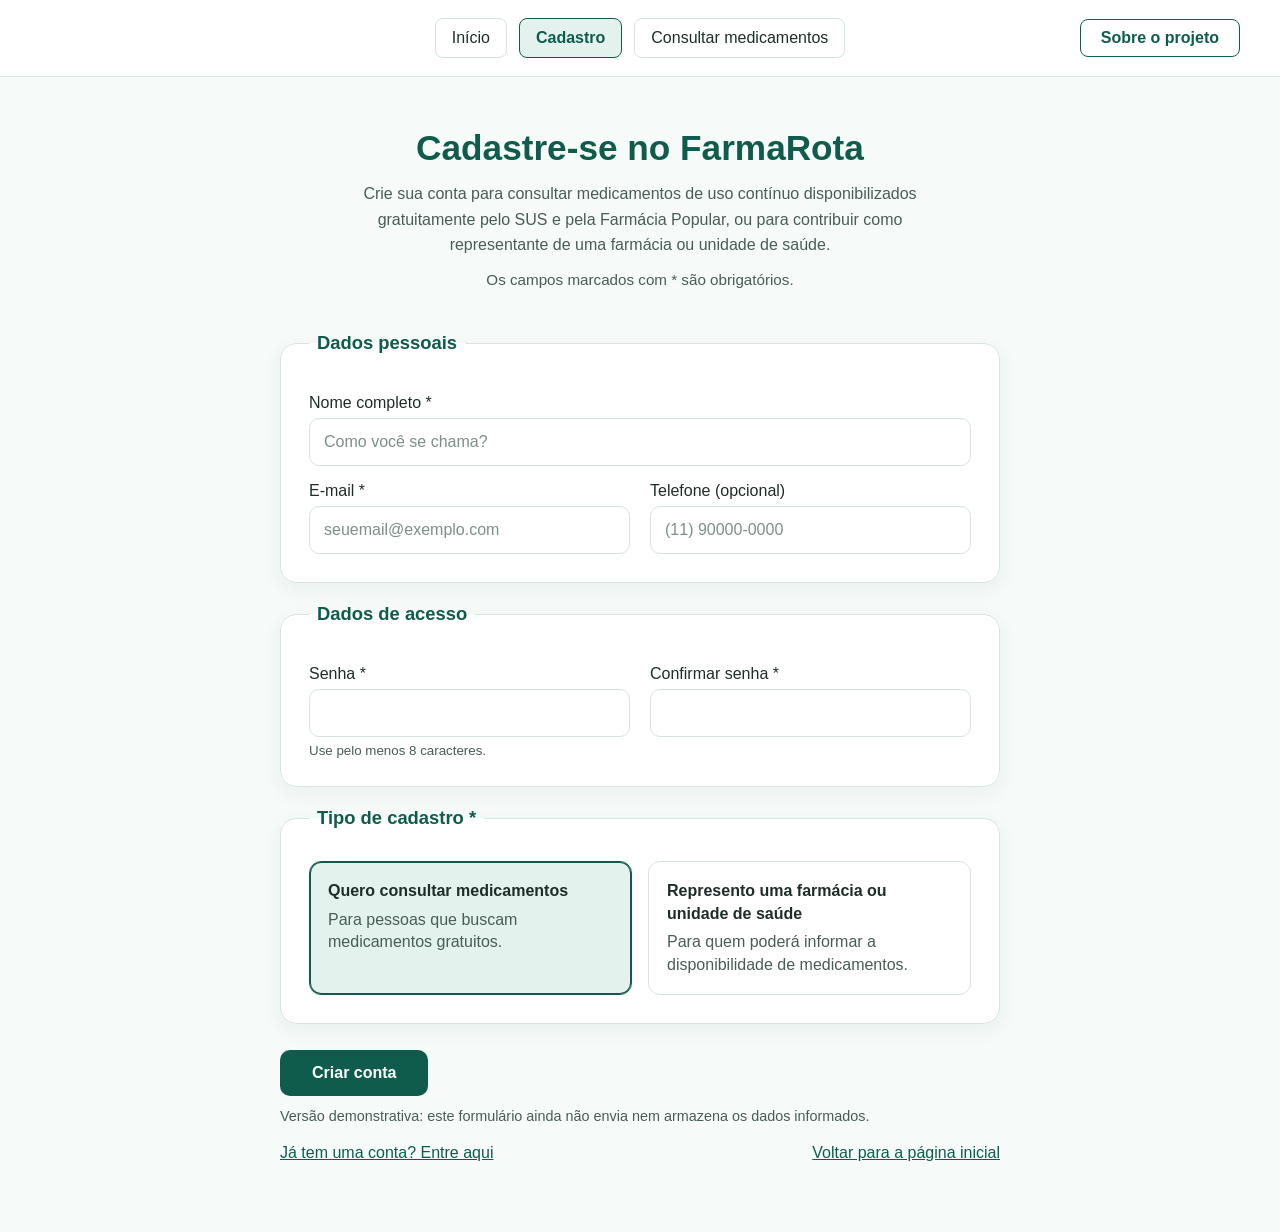
<file: frontend/html/cadastro.html>
<!DOCTYPE html>
<html lang="pt-BR">
<head>
  <meta charset="UTF-8">
  <meta name="viewport" content="width=device-width, initial-scale=1.0">
  <title>Cadastro | FarmaRota</title>

  <link rel="stylesheet" href="../css/global.css">
  <link rel="stylesheet" href="../css/cadastro.css">

</head>

<body>

  <!-- Cabeçalho (mesma estrutura da página inicial) -->
  <header class="header">

    <a class="site-logo" href="../html/index.html">
    <!--Colocar imagem da logo-->
    </a>

    <nav class="index-nav">
      <ul class="nav-list">
        <li><a href="index.html">Início</a></li>
        <li><a href="cadastro.html" aria-current="page">Cadastro</a></li>
        <li><a href="consultar-medicamentos.html">Consultar medicamentos</a></li>
      </ul>
    </nav>

    <a class="about-link" href="sobre.html">Sobre o projeto</a>
  </header>

  <main class="signup-page">

    <!-- Introdução -->
    <section class="signup-intro">

      <h1>Cadastre-se no FarmaRota</h1>
      <p>
        Crie sua conta para consultar medicamentos de uso contínuo disponibilizados
        gratuitamente pelo SUS e pela Farmácia Popular, ou para contribuir como
        representante de uma farmácia ou unidade de saúde.
      </p>
      <p class="required-note">Os campos marcados com <span aria-hidden="true">*</span> são obrigatórios.</p>

    </section>

    <!-- Formulário -->
    <form class="signup-form">

      <fieldset class="form-group">
        
        <legend>Dados pessoais</legend>

        <div class="field">

          <label for="nome">Nome completo <span aria-hidden="true">*</span></label>
          <input type="text" id="nome" name="nome" placeholder="Como você se chama?" autocomplete="name" required>

        </div>

        <div class="form-row">

          <div class="field">
            <label for="email">E-mail <span aria-hidden="true">*</span></label>
            <input type="email" id="email" name="email" placeholder="seuemail@exemplo.com" autocomplete="email" required>
          </div>

          <div class="field">
            <label for="telefone">Telefone (opcional)</label>
            <input type="tel" id="telefone" name="telefone" placeholder="(11) 90000-0000" autocomplete="tel">

          </div>
        </div>
      </fieldset>

      <fieldset class="form-group">

        <legend>Dados de acesso</legend>

        <div class="form-row">

          <div class="field">
            <label for="senha">Senha <span aria-hidden="true">*</span></label>
            <input type="password" id="senha" name="senha" minlength="8" autocomplete="new-password"
                   aria-describedby="senha-dica" required>
            <small id="senha-dica" class="field-hint">Use pelo menos 8 caracteres.</small>
          </div>

          <div class="field">
            <label for="confirmar-senha">Confirmar senha <span aria-hidden="true">*</span></label>
            <input type="password" id="confirmar-senha" name="confirmar-senha" minlength="8"
                   autocomplete="new-password" required>
          </div>

        </div>
      </fieldset>

      <fieldset class="form-group">

        <legend>Tipo de cadastro <span aria-hidden="true">*</span></legend>

        <div class="type-options">

          <label class="type-option">
            <input class="type-input" type="radio" name="tipo-cadastro" value="usuario" required checked>
            <span class="type-card">
              <strong>Quero consultar medicamentos</strong>
              <span>Para pessoas que buscam medicamentos gratuitos.</span>
            </span>
          </label>

          <label class="type-option">
            <input class="type-input" type="radio" name="tipo-cadastro" value="representante" required>
            <span class="type-card">
              <strong>Represento uma farmácia ou unidade de saúde</strong>
              <span>Para quem poderá informar a disponibilidade de medicamentos.</span>
            </span>
          </label>

        </div>
      </fieldset>

      <fieldset class="form-group form-group-soft" id="dados-estabelecimento" hidden>

        <legend>Dados do estabelecimento</legend>
        <p class="group-note">Preencha somente se você escolheu o cadastro de representante.</p>

        <div class="form-row">
          <div class="field">
            <label for="estabelecimento">Nome da farmácia ou unidade</label>
            <input type="text" id="estabelecimento" name="estabelecimento" autocomplete="organization">
          </div>

          <div class="field">
            <label for="cidade">Cidade</label>
            <input type="text" id="cidade" name="cidade" autocomplete="address-level2">
          </div>
        </div>
      </fieldset>

      <!-- Ações -->

      <div class="form-actions">
        
        <button class="submit-button" type="button">Criar conta</button>
        <p class="demo-note" role="note">
          Versão demonstrativa: este formulário ainda não envia nem armazena os dados informados.
        </p>
      </div>

      <div class="form-links">
        <a href="login.html">Já tem uma conta? Entre aqui</a>
        <a href="index.html">Voltar para a página inicial</a>
      </div>

    </form>
  </main>

  <script src="../js/cadastro.js"></script>

</body>
</body>
</html>
</file>
<file: frontend/css/global.css>
:root {
  --verde-escuro: #0f5c4d;
  --verde-hover: #0b463a;
  --verde-claro: #e3f2ec;
  --fundo: #f6faf8;
  --texto: #1f2d2a;
  --texto-suave: #4a5c57;
  --borda: #d5e5de;
}

* {
  box-sizing: border-box;
}

body {
  margin: 0;
  font-family: "Segoe UI", Roboto, Arial, sans-serif;
  color: var(--texto);
  background-color: var(--fundo);
}

a:focus-visible,
button:focus-visible {
  outline: 3px solid var(--verde-escuro);
  outline-offset: 3px;
}

/* Cabeçalho */

.header {
  padding: 16px 40px;
  display: grid;
  grid-template-columns: 1fr auto 1fr;
  align-items: center;
  gap: 20px;
  background-color: #fff;
  border-bottom: 1px solid var(--borda);
}

.site-logo {
  display: block;
  width: 160px;
  height: 44px;
}

.nav-list {
  margin: 0;
  padding: 0;
  list-style: none;
  display: flex;
  gap: 12px;
}

.nav-list a {
  display: block;
  padding: 10px 16px;
  border: 1px solid var(--borda);
  border-radius: 8px;
  background-color: #fff;
  color: var(--texto);
  font-weight: 500;
  text-decoration: none;
  transition: background-color 0.2s, color 0.2s;
}

.nav-list a:hover {
  background-color: var(--verde-claro);
  border-color: var(--verde-escuro);
  color: var(--verde-escuro);
}

.nav-list a[aria-current="page"] {
  border-color: var(--verde-escuro);
  background-color: var(--verde-claro);
  color: var(--verde-escuro);
  font-weight: 600;
}

.about-link {
  justify-self: end;
  padding: 9px 20px;
  border: 1px solid var(--verde-escuro);
  border-radius: 8px;
  color: var(--verde-escuro);
  font-weight: 600;
  text-decoration: none;
  transition: background-color 0.2s;
}

.about-link:hover {
  background-color: var(--verde-claro);
}

/* Responsividade do cabeçalho */

@media (max-width: 900px) {
  .header {
    padding: 14px 20px;
    grid-template-columns: 1fr;
    justify-items: center;
    gap: 12px;
  }

  .about-link {
    justify-self: center;
  }

  .nav-list {
    flex-wrap: wrap;
    justify-content: center;
  }
}
</file>
<file: frontend/css/cadastro.css>
.signup-page {
  max-width: 760px;
  margin: 0 auto;
  padding: 50px 20px 70px;
}

.signup-intro {
  margin-bottom: 30px;
  display: flex;
  flex-direction: column;
  align-items: center;
  text-align: center;
}

.signup-intro h1 {
  margin: 0 0 12px;
  font-size: 2.2rem;
  line-height: 1.2;
  color: var(--verde-escuro);
}

.signup-intro p {
  margin: 0 0 10px;
  max-width: 620px;
  line-height: 1.6;
  color: var(--texto-suave);
}

.signup-intro .required-note {
  font-size: 0.95rem;
}

/* Formulário */
.signup-form {
  display: flex;
  flex-direction: column;
  gap: 20px;
}

.form-group {
  margin: 0;
  padding: 24px 28px 28px;
  border: 1px solid var(--borda);
  border-radius: 16px;
  background-color: #fff;
  box-shadow: 0 6px 20px rgba(15, 92, 77, 0.06);
}

.form-group-soft {
  background-color: var(--verde-claro);
  box-shadow: none;
}

.form-group legend {
  padding: 0 8px;
  font-size: 1.15rem;
  font-weight: 600;
  color: var(--verde-escuro);
}

.group-note {
  margin: 0 0 16px;
  font-size: 0.95rem;
  color: var(--texto-suave);
}

.form-row {
  display: grid;
  grid-template-columns: 1fr 1fr;
  gap: 20px;
}

.field {
  display: flex;
  flex-direction: column;
  gap: 6px;
  margin-top: 16px;
}

.form-group-soft .form-row .field {
  margin-top: 0;
}

.field label {
  font-weight: 500;
}

.field input {
  height: 48px;
  padding: 0 14px;
  border: 1px solid var(--borda);
  border-radius: 10px;
  background-color: #fff;
  color: var(--texto);
  font-family: inherit;
  font-size: 1rem;
}

.field input::placeholder {
  color: #7d8f8a;
}

.field input:hover {
  border-color: var(--verde-escuro);
}

.field input:focus-visible {
  border-color: var(--verde-escuro);
  outline: 3px solid rgba(15, 92, 77, 0.25);
}

.field-hint {
  color: var(--texto-suave);
}

/* Tipo de cadastro */
.type-options {
  display: grid;
  grid-template-columns: 1fr 1fr;
  gap: 16px;
  margin-top: 8px;
}

.type-option {
  display: block;
  position: relative;
  cursor: pointer;
}

.type-input {
  position: absolute;
  opacity: 0;
}

.type-card {
  display: flex;
  flex-direction: column;
  gap: 6px;
  height: 100%;
  padding: 18px;
  border: 1px solid var(--borda);
  border-radius: 12px;
  background-color: #fff;
  line-height: 1.4;
  color: var(--texto-suave);
  transition: border-color 0.2s, background-color 0.2s;
}

.type-card strong {
  color: var(--texto);
}

.type-option:hover .type-card {
  border-color: var(--verde-escuro);
}

.type-input:checked + .type-card {
  border-color: var(--verde-escuro);
  background-color: var(--verde-claro);
  box-shadow: inset 0 0 0 1px var(--verde-escuro);
}

.type-input:focus-visible + .type-card {
  outline: 3px solid var(--verde-escuro);
  outline-offset: 3px;
}

/* Botão e links */
.form-actions {
  display: flex;
  flex-direction: column;
  gap: 12px;
  margin-top: 6px;
}

.submit-button {
  align-self: flex-start;
  padding: 14px 32px;
  border: none;
  border-radius: 10px;
  background-color: var(--verde-escuro);
  color: #fff;
  font-family: inherit;
  font-size: 1rem;
  font-weight: 600;
  cursor: pointer;
  transition: background-color 0.2s;
}

.submit-button:hover {
  background-color: var(--verde-hover);
}

.demo-note {
  margin: 0;
  font-size: 0.9rem;
  color: var(--texto-suave);
}

.form-links {
  display: flex;
  flex-wrap: wrap;
  justify-content: space-between;
  gap: 12px 24px;
}

.form-links a {
  color: var(--verde-escuro);
  font-weight: 500;
}

.form-links a:hover {
  color: var(--verde-hover);
}

/* Tablet e celular */
@media (max-width: 900px) {
  .header {
    padding: 14px 20px;
    grid-template-columns: 1fr;
    justify-items: center;
    gap: 12px;
  }

  .about-link {
    justify-self: center;
  }

  .nav-list {
    flex-wrap: wrap;
    justify-content: center;
  }
}
</file>
